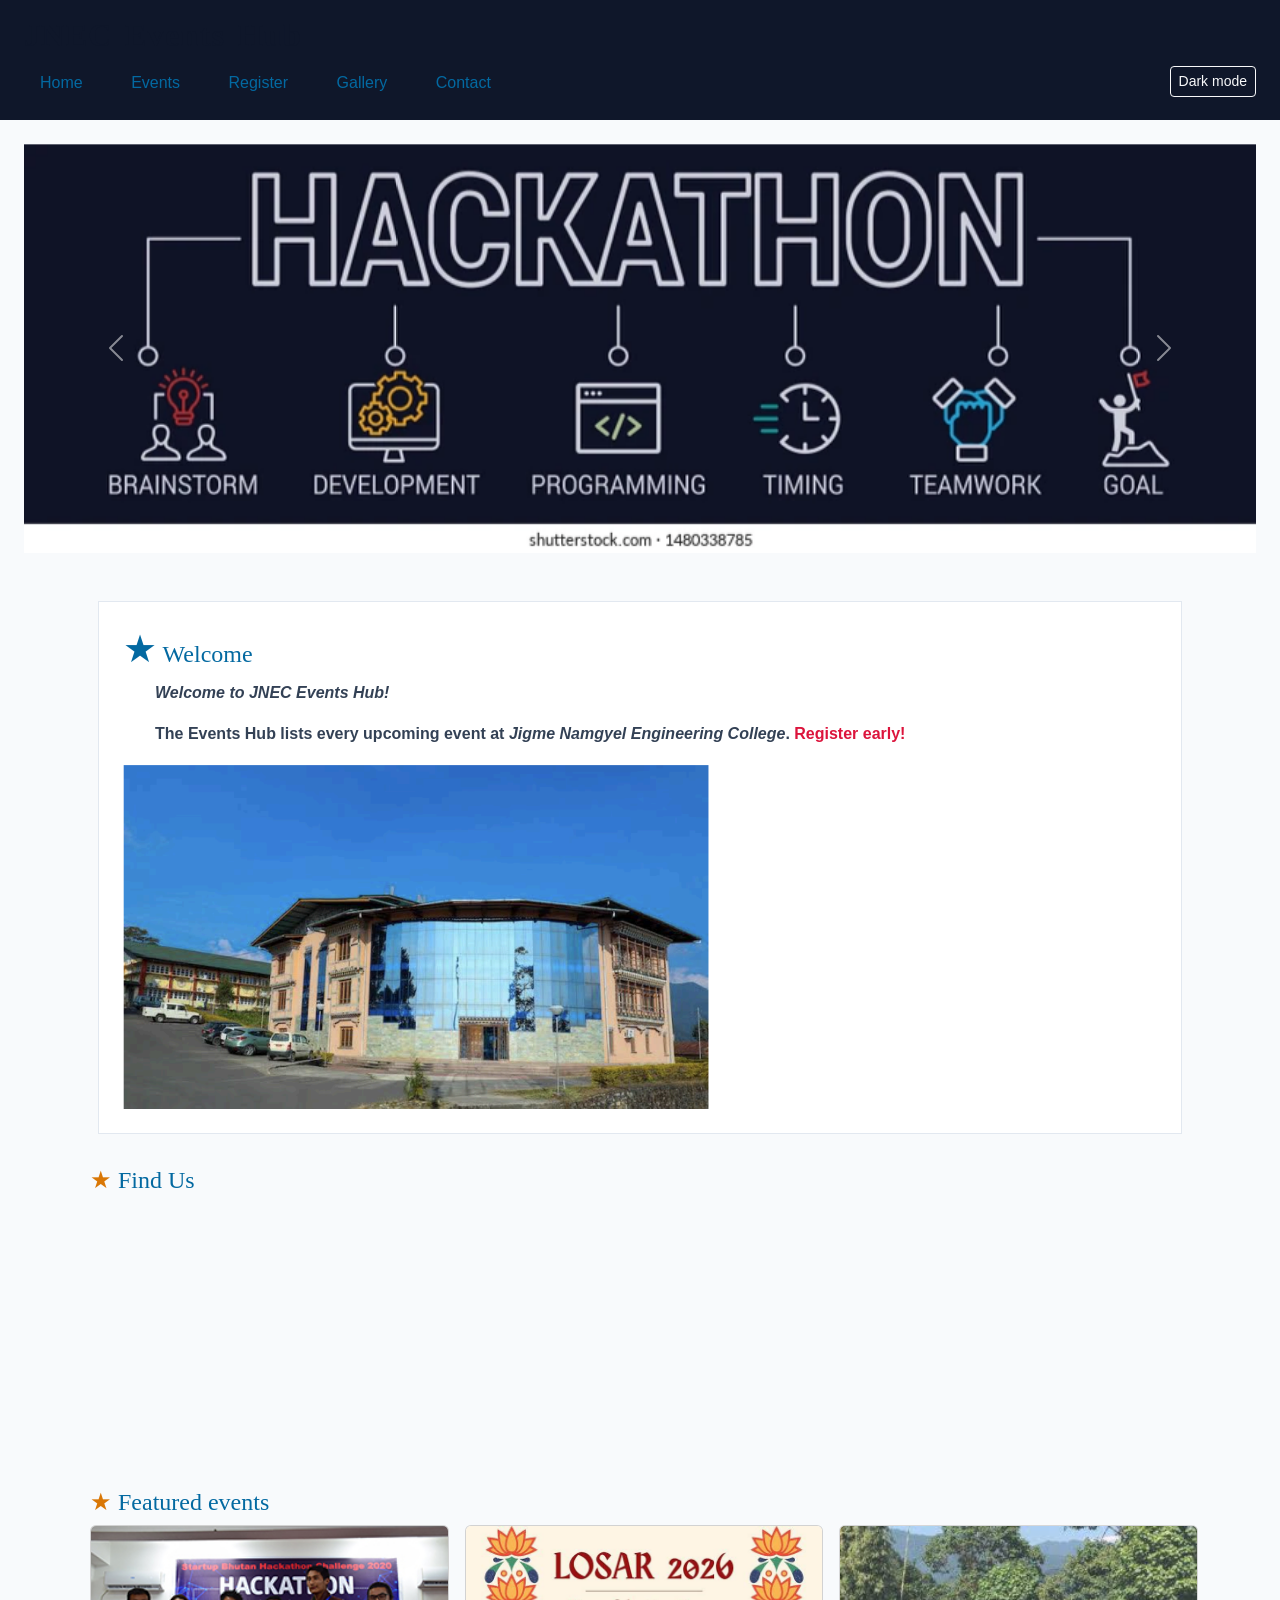
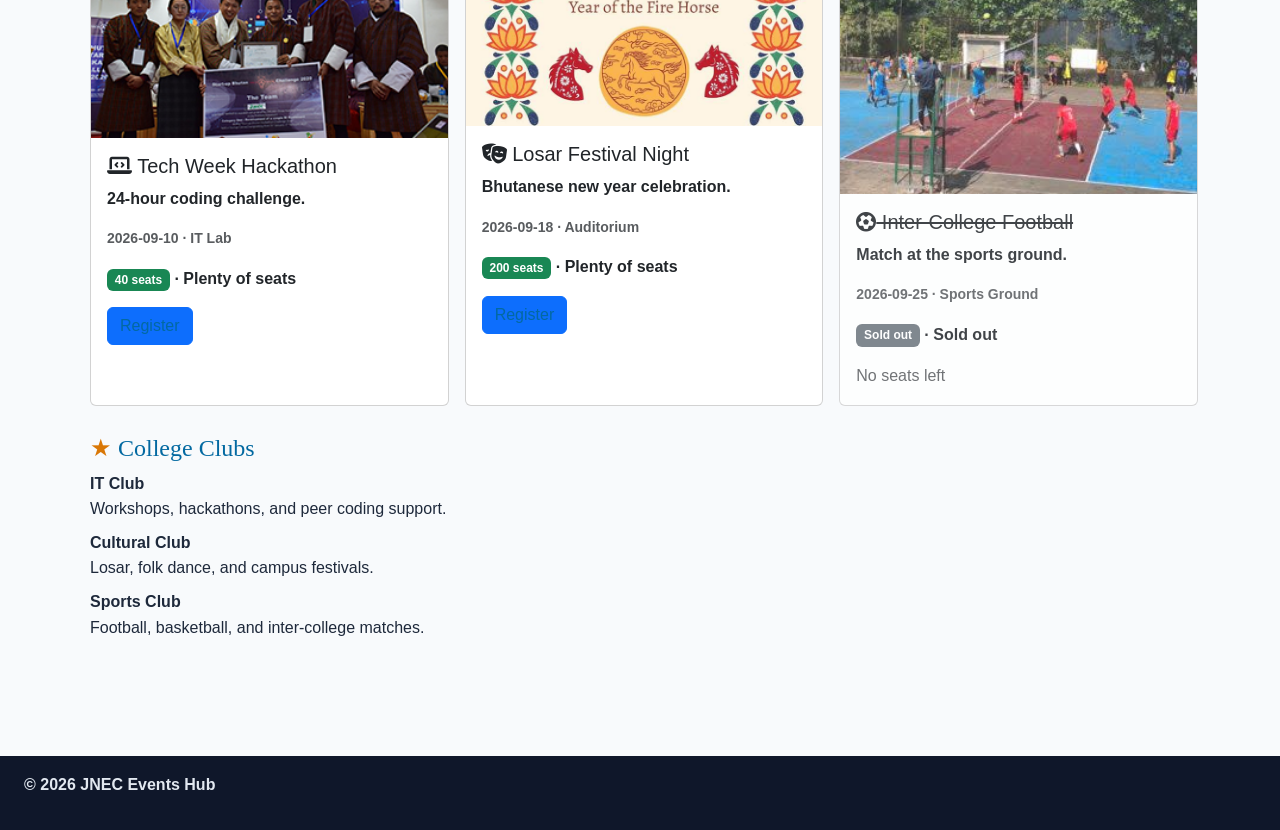
<file: index.html>
<!DOCTYPE html>
<html lang="en">
<head>
<meta charset="UTF-8">
<meta name="viewport" content="width=device-width, initial-scale=1.0">
<title>JNEC Events Hub — Home</title>
<link
href="https://cdn.jsdelivr.net/npm/bootstrap@5.3.3/dist/css/bootstrap.min.css"
rel="stylesheet">
<link rel="stylesheet"
href="https://cdnjs.cloudflare.com/ajax/libs/font-awesome/6.5.2/css/all.min.css">
<link rel="stylesheet" href="css/styles.css">
</head>
<body>
<header id="top">
<h1 class="hero-title">JNEC Events Hub</h1>
<button type="button" id="darkToggle" class="btn btn-sm btn-outline-light">Dark
mode</button>
<nav>
<a href="index.html" title="Go to home page">Home</a>
<a href="events.html">Events</a>
<a href="register.html">Register</a>
<a href="gallery.html">Gallery</a>
<a href="contact.html">Contact</a>
</nav>
</header>
<main>
<div id="eventCarousel" class="carousel slide" data-bs-ride="carousel">
<div class="carousel-inner">
<div class="carousel-item active">
<img src="media/banner1.jpg" class="d-block w-100" alt="Campus event banner
1">
</div>
<div class="carousel-item">
<img src="media/banner2.jpg" class="d-block w-100" alt="Campus event banner
2">
</div>
</div>
<button class="carousel-control-prev" type="button"
data-bs-target="#eventCarousel" data-bs-slide="prev">
<span class="carousel-control-prev-icon" aria-hidden="true"></span>
<span class="visually-hidden">Previous</span>
</button>
<button class="carousel-control-next" type="button"
data-bs-target="#eventCarousel" data-bs-slide="next">
<span class="carousel-control-next-icon" aria-hidden="true"></span>
<span class="visually-hidden">Next</span>
</button>
</div>
<div class="container py-4">
<section id="welcome" class="intro">
<h2>Welcome</h2>
<p id="welcomeMsg">Welcome.</p>
<p>The <strong>Events Hub</strong> lists every upcoming event at
<em>Jigme Namgyel Engineering College</em>.
<span class="highlight" title="Registrations close 3 days before each
event">Register early!</span></p>
<img src="media/campus.jpg" alt="JNEC campus" class="img-fluid" title="Our
campus in Dewathang">
</section>
<section id="location">
<h2>Find Us</h2>
<iframe
src="https://www.openstreetmap.org/export/embed.html?bbox=91.44,26.85,91.48,26.88"
width="400" height="250" title="Campus map"></iframe>
</section>
<section id="featured">
<h2>Featured events</h2>
<div class="row g-3" id="home-events"></div>
</section>
<section id="clubs">
<h2>College Clubs</h2>
<dl>
<dt>IT Club</dt>
<dd>Workshops, hackathons, and peer coding support.</dd>
<dt>Cultural Club</dt>
<dd>Losar, folk dance, and campus festivals.</dd>
<dt>Sports Club</dt>
<dd>Football, basketball, and inter-college matches.</dd>
</dl>
</section>
</div>
</main>
<footer>
<p>&copy; <span id="year"></span> JNEC Events Hub</p>
</footer>
<script
src="https://cdn.jsdelivr.net/npm/bootstrap@5.3.3/dist/js/bootstrap.bundle.min.js"></script>
<script src="js/main.js"></script>
</body>
</html>
</file>
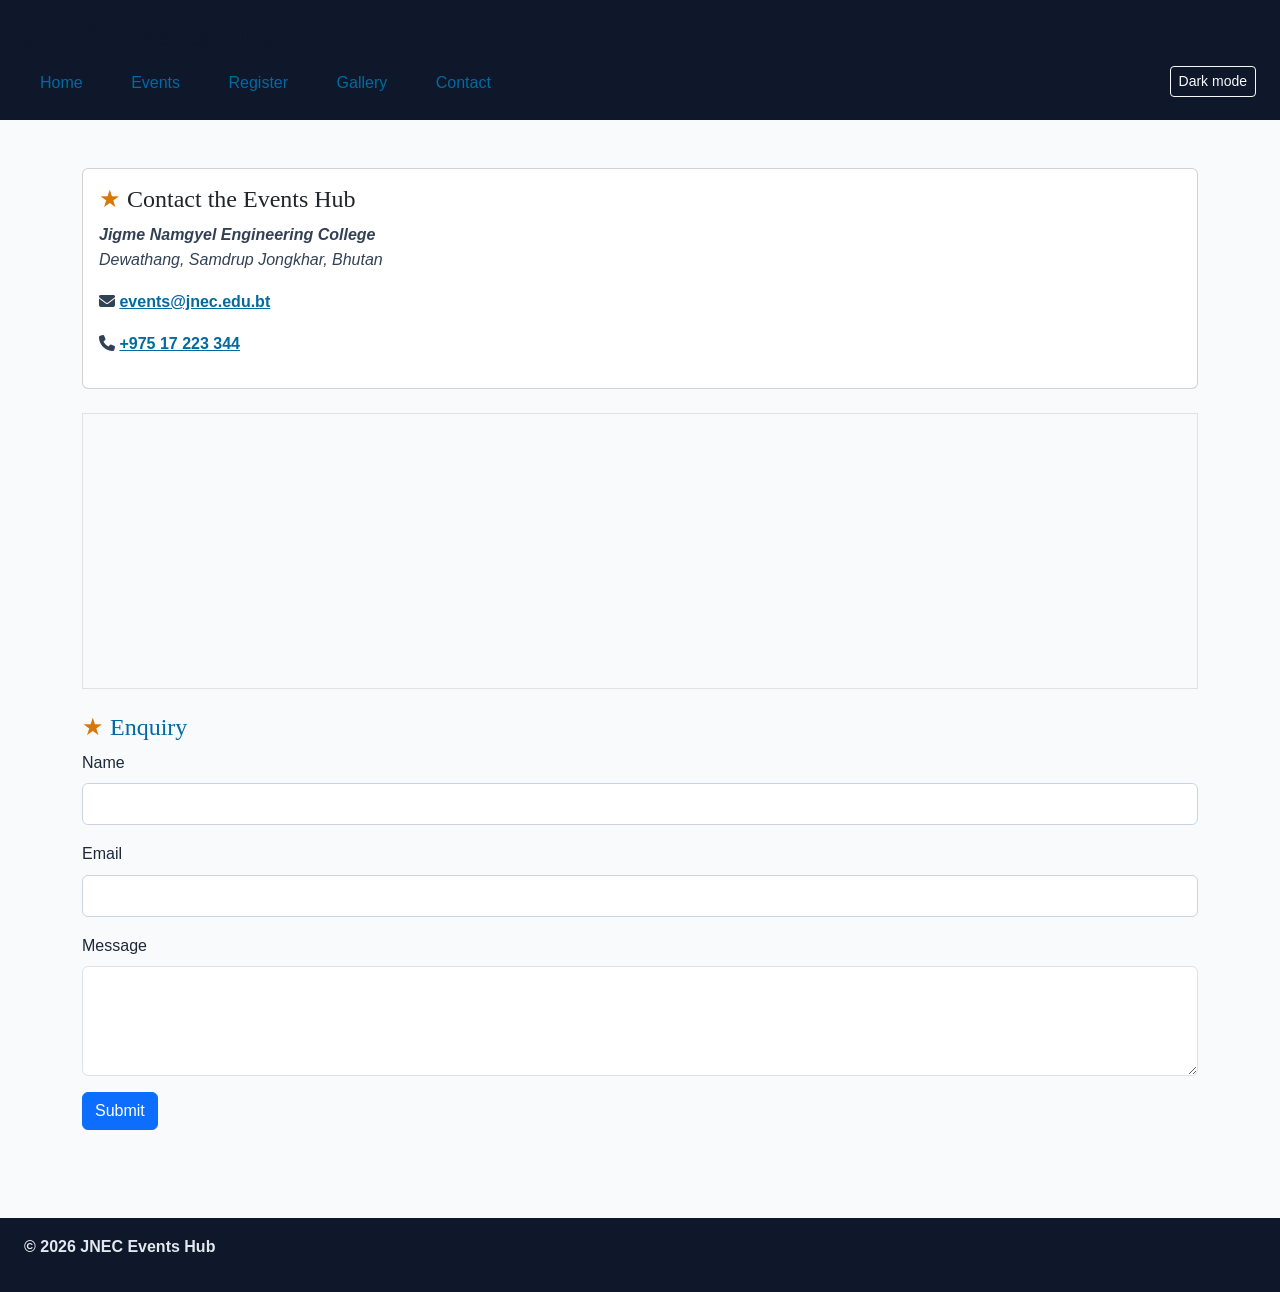
<file: contact.html>
<!DOCTYPE html>
<html lang="en">
<head>
<meta charset="UTF-8">
<meta name="viewport" content="width=device-width, initial-scale=1.0">
<title>JNEC Events Hub — Contact</title>
<link
href="https://cdn.jsdelivr.net/npm/bootstrap@5.3.3/dist/css/bootstrap.min.css"
rel="stylesheet">
<link rel="stylesheet"
href="https://cdnjs.cloudflare.com/ajax/libs/font-awesome/6.5.2/css/all.min.css">
<link rel="stylesheet" href="css/styles.css">
</head>
<body>
<header id="top">
<h1>JNEC Events Hub</h1>
<button type="button" id="darkToggle" class="btn btn-sm btn-outline-light">Dark
mode</button>
<nav>
<a href="index.html">Home</a>
<a href="events.html">Events</a>
<a href="register.html">Register</a>
<a href="gallery.html">Gallery</a>
<a href="contact.html">Contact</a>
</nav>
</header>
<main>
<div class="container py-4">
<div class="card mb-4">
<div class="card-body">
<h2 class="card-title">Contact the Events Hub</h2>
<p>Jigme Namgyel Engineering College<br>
Dewathang, Samdrup Jongkhar, Bhutan</p>
<p><i class="fa-solid fa-envelope"></i>
<a href="mailto:events@jnec.edu.bt">events@jnec.edu.bt</a></p>
<p><i class="fa-solid fa-phone"></i>
<a href="tel:+97517223344">+975 17 223 344</a></p>
</div>
</div>
<div class="border p-2 mb-4">
<iframe
src="https://www.openstreetmap.org/export/embed.html?bbox=91.44,26.85,91.48,26.88"
width="100%" height="250" title="Campus map"></iframe>
</div>
<h2>Enquiry</h2>
<form action="#" method="post" id="enquiryForm">
<div class="mb-3">
<label for="enq-name" class="form-label">Name</label>
<input type="text" class="form-control" id="enq-name" name="name">
</div>
<div class="mb-3">
<label for="enq-email" class="form-label">Email</label>
<input type="text" class="form-control" id="enq-email" name="email">
</div>
<div class="mb-3">
<label for="enq-message" class="form-label">Message</label>
<textarea class="form-control" id="enq-message" name="message"
rows="4"></textarea>
</div>
<button type="submit" class="btn btn-primary">Submit</button>
</form>
</div>
</main>
<footer>
<p>&copy; <span id="year"></span> JNEC Events Hub</p>
</footer>
<script
src="https://cdn.jsdelivr.net/npm/bootstrap@5.3.3/dist/js/bootstrap.bundle.min.js"></script>
<script src="js/main.js"></script>
</body>
</html>
</file>
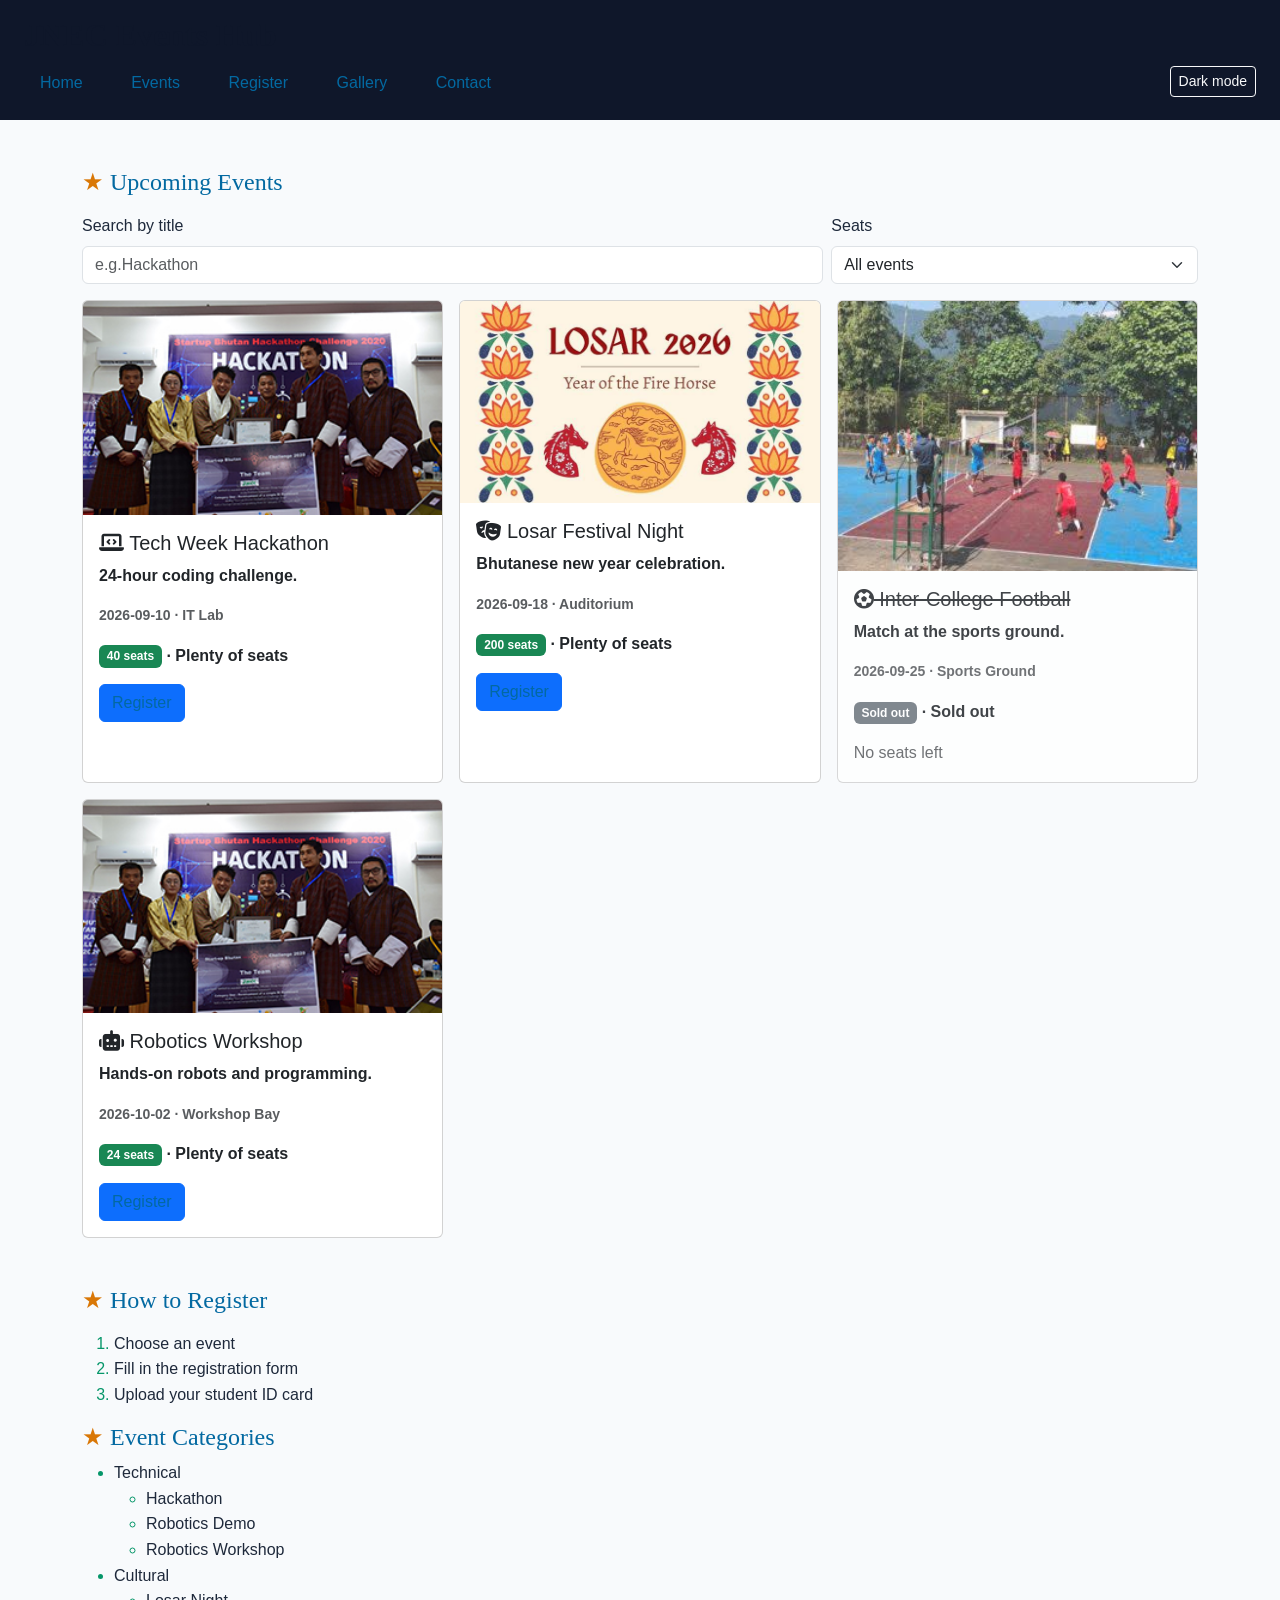
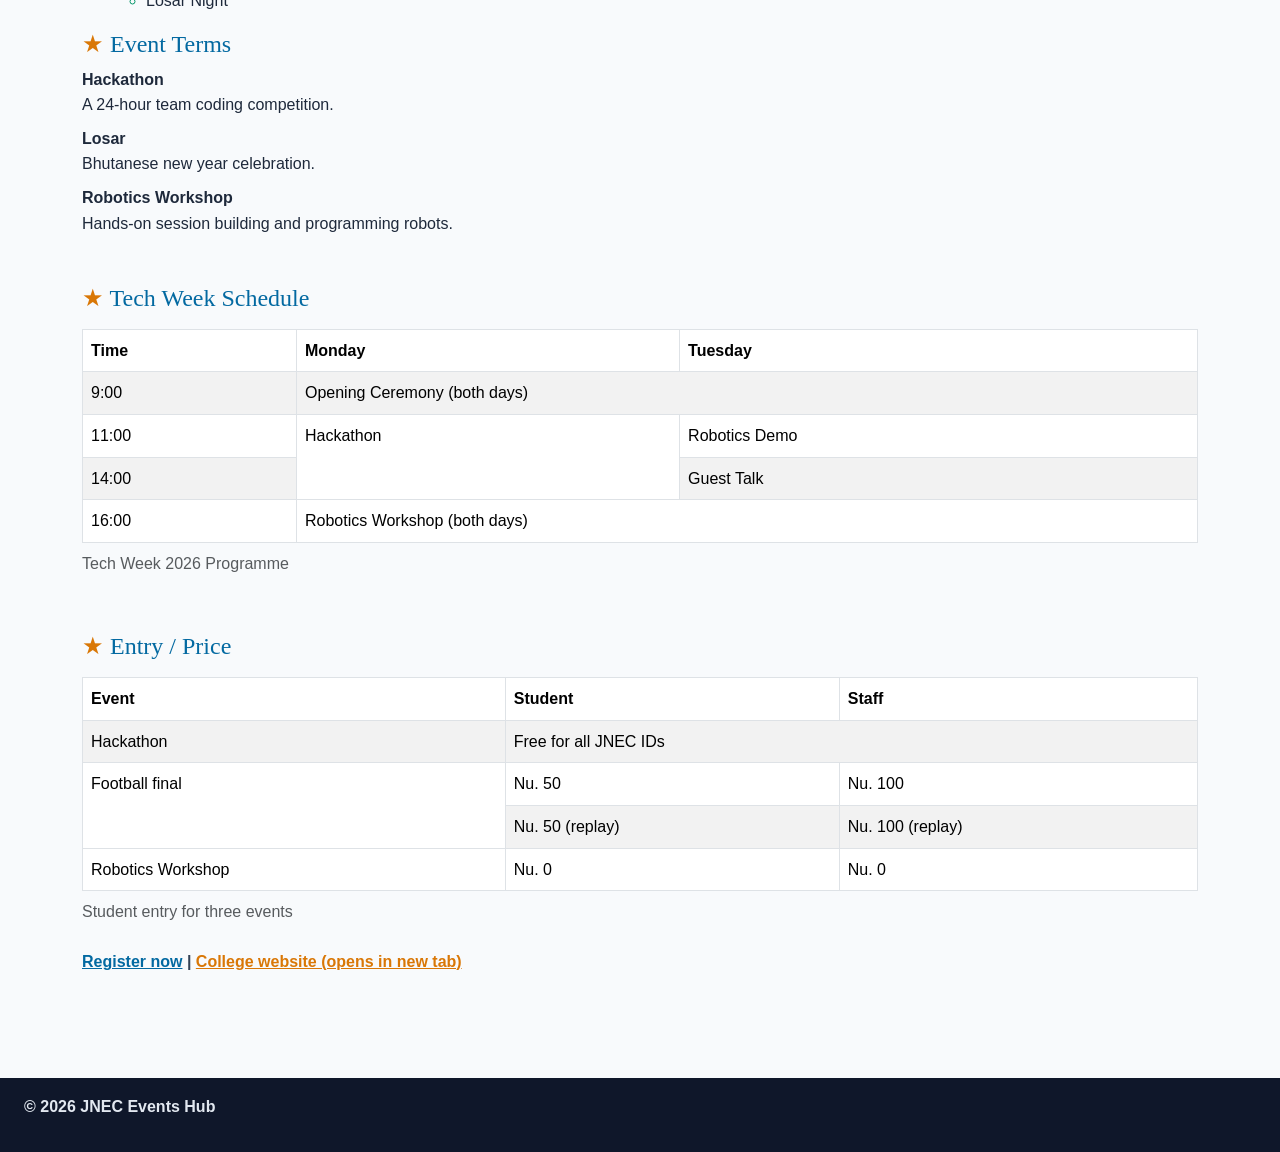
<file: events.html>
<!DOCTYPE html>
<html lang="en">
<head>
<meta charset="UTF-8">
<meta name="viewport" content="width=device-width, initial-scale=1.0">
<title>JNEC Events Hub — Events</title>
<link
href="https://cdn.jsdelivr.net/npm/bootstrap@5.3.3/dist/css/bootstrap.min.css"
rel="stylesheet">
<link rel="stylesheet"
href="https://cdnjs.cloudflare.com/ajax/libs/font-awesome/6.5.2/css/all.min.css">
<link rel="stylesheet" href="css/styles.css">
</head>
<body>
<header id="top">
<h1>JNEC Events Hub</h1>
<button type="button" id="darkToggle" class="btn btn-sm btn-outline-light">Dark
mode</button>
<nav>
<a href="index.html">Home</a>
<a href="events.html">Events</a>
<a href="register.html">Register</a>
<a href="gallery.html">Gallery</a>
<a href="contact.html">Contact</a>
</nav>
</header>
<main>
<div class="container py-4">
<h2 class="mb-3">Upcoming Events</h2>
<div class="row g-2 mb-3">
<div class="col-md-8">
<label for="search" class="form-label">Search by title</label>
<input type="search" id="search" class="form-control" placeholder="e.g.
Hackathon">
</div>
<div class="col-md-4">
<label for="seat-filter" class="form-label">Seats</label>
<select id="seat-filter" class="form-select">
<option value="all">All events</option>
<option value="open">Open seats</option>
<option value="full">Sold out</option>
</select>
</div>
</div>
<div class="row g-3" id="eventList"></div>
<h2 class="mt-5 mb-3">How to Register</h2>
<ol type="1">
<li>Choose an event</li>
<li>Fill in the registration form</li>
<li>Upload your student ID card</li>
</ol>
<h2>Event Categories</h2>
<ul>
<li>Technical
<ul>
<li>Hackathon</li>
<li>Robotics Demo</li>
<li>Robotics Workshop</li>
</ul>
</li>
<li>Cultural
<ul><li>Losar Night</li></ul>
</li>
</ul>
<h2>Event Terms</h2>
<dl>
<dt>Hackathon</dt>
<dd>A 24-hour team coding competition.</dd>
<dt>Losar</dt>
<dd>Bhutanese new year celebration.</dd>
<dt>Robotics Workshop</dt>
<dd>Hands-on session building and programming robots.</dd>
</dl>
<h2 class="mt-5 mb-3">Tech Week Schedule</h2>
<table class="table table-striped table-bordered">
<caption>Tech Week 2026 Programme</caption>
<thead>
<tr><th>Time</th><th>Monday</th><th>Tuesday</th></tr>
</thead>
<tbody>
<tr>
<td>9:00</td>
<td colspan="2">Opening Ceremony (both days)</td>
</tr>
<tr>
<td>11:00</td>
<td rowspan="2">Hackathon</td>
<td>Robotics Demo</td>
</tr>
<tr>
<td>14:00</td>
<td>Guest Talk</td>
</tr>
<tr>
<td>16:00</td>
<td colspan="2">Robotics Workshop (both days)</td>
</tr>
</tbody>
</table>
<h2 class="mt-5 mb-3">Entry / Price</h2>
<table class="table table-striped table-bordered">
<caption>Student entry for three events</caption>
<thead>
<tr><th>Event</th><th>Student</th><th>Staff</th></tr>
</thead>
<tbody>
<tr>
<td>Hackathon</td>
<td colspan="2">Free for all JNEC IDs</td>
</tr>
<tr>
<td rowspan="2">Football final</td>
<td>Nu. 50</td>
<td>Nu. 100</td>
</tr>
<tr>
<td>Nu. 50 (replay)</td>
<td>Nu. 100 (replay)</td>
</tr>
<tr>
<td>Robotics Workshop</td>
<td>Nu. 0</td>
<td>Nu. 0</td>
</tr>
</tbody>
</table>
<p><a href="register.html">Register now</a> |
<a href="https://www.jnec.edu.bt" target="_blank" rel="noopener">
College website (opens in new tab)</a></p>
</div>
</main>
<footer>
<p>&copy; <span id="year"></span> JNEC Events Hub</p>
</footer>
<script
src="https://cdn.jsdelivr.net/npm/bootstrap@5.3.3/dist/js/bootstrap.bundle.min.js"></script>
<script src="js/main.js"></script>
</body>
</html>
</file>
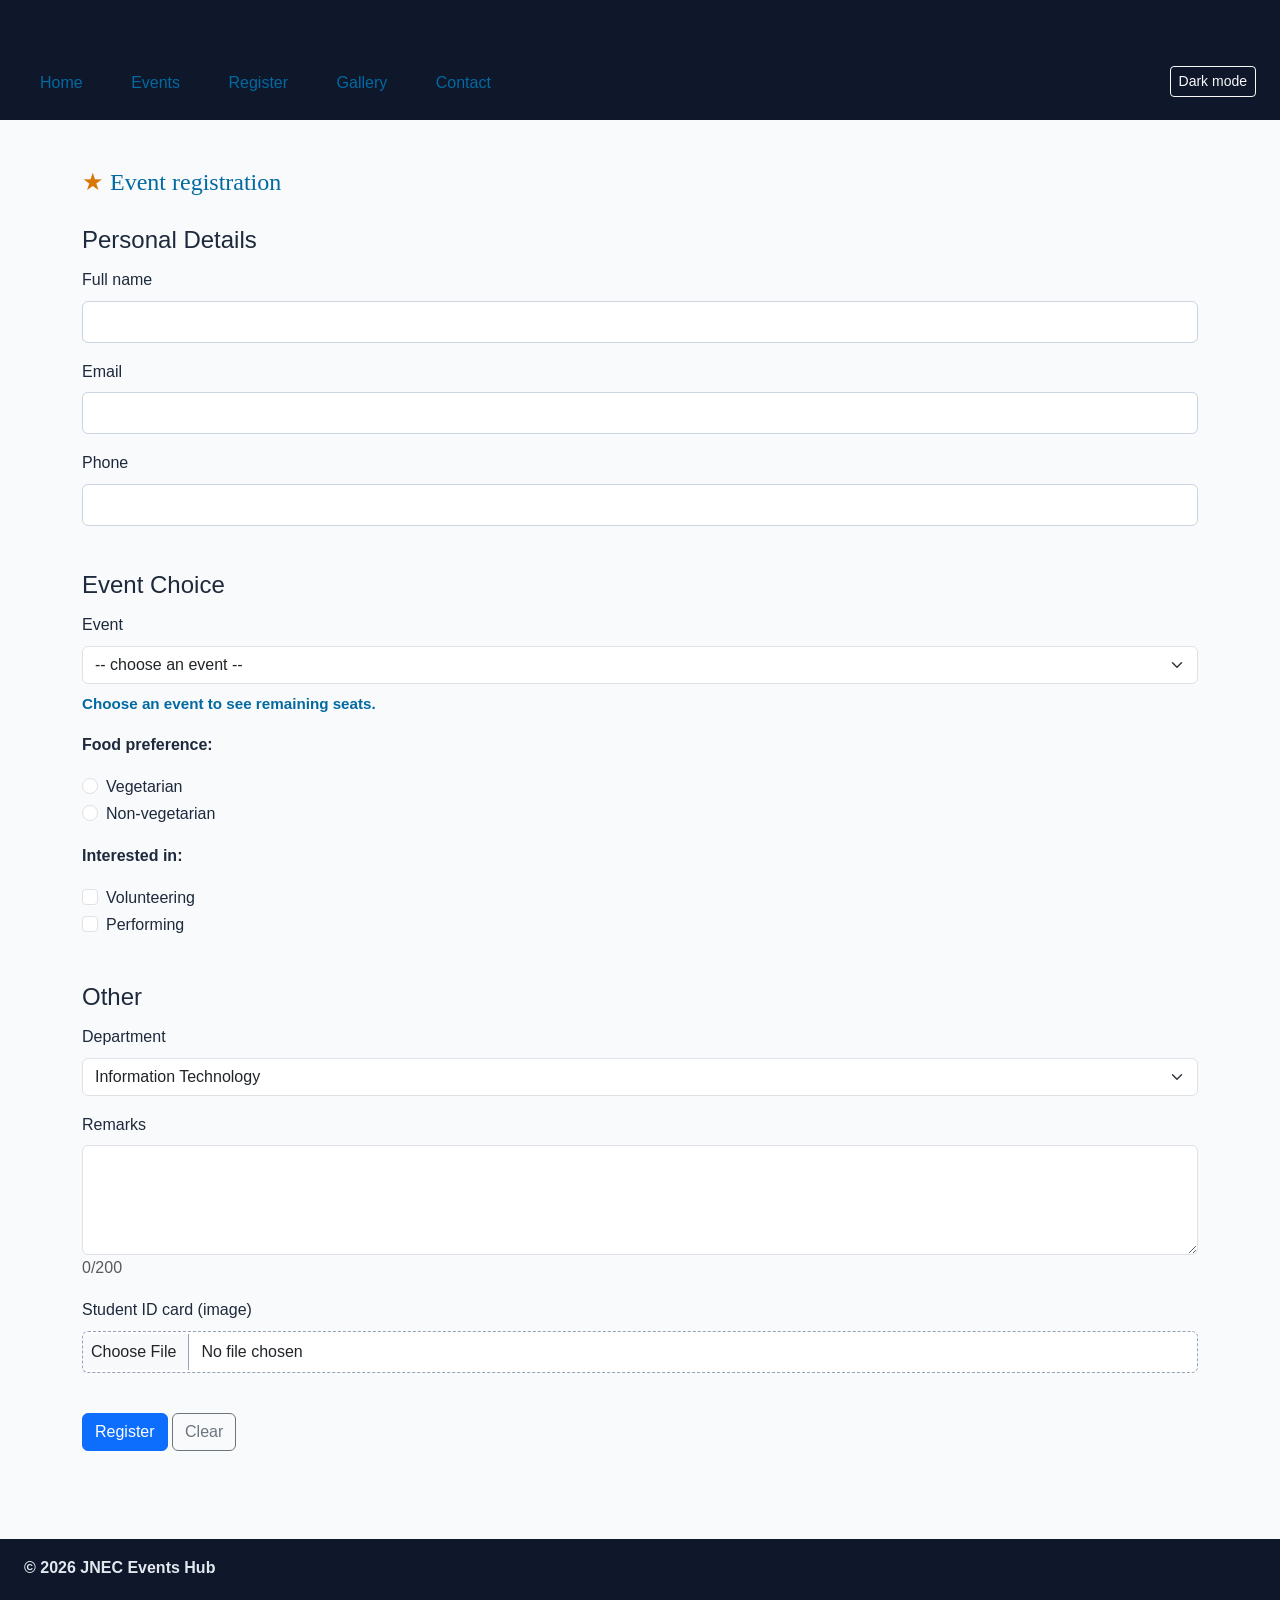
<file: register.html>
<!DOCTYPE html>
<html lang="en">
<head>
<meta charset="UTF-8">
<meta name="viewport" content="width=device-width, initial-scale=1.0">
<title>JNEC Events Hub — Register</title>
<link
href="https://cdn.jsdelivr.net/npm/bootstrap@5.3.3/dist/css/bootstrap.min.css"
rel="stylesheet">
<link rel="stylesheet"
href="https://cdnjs.cloudflare.com/ajax/libs/font-awesome/6.5.2/css/all.min.css">
<link rel="stylesheet" href="css/styles.css">
</head>
<body>
<header id="top">
<h1>JNEC Events Hub</h1>
<button type="button" id="darkToggle" class="btn btn-sm btn-outline-light">Dark
mode</button>
<nav>
<a href="index.html">Home</a>
<a href="events.html">Events</a>
<a href="register.html">Register</a>
<a href="gallery.html">Gallery</a>
<a href="contact.html">Contact</a>
</nav>
</header>
<main>
<div class="container py-4">
<h2 class="mb-4">Event registration</h2>
<form action="#" method="post" enctype="multipart/form-data" id="regForm">
<fieldset class="mb-4">
<legend>Personal Details</legend>
<div class="mb-3">
<label for="fullname" class="form-label">Full name</label>
<input type="text" class="form-control" id="fullname" name="fullname">
<span id="err-fullname" class="error"></span>
</div>
<div class="mb-3">
<label for="email" class="form-label">Email</label>
<input type="text" class="form-control" id="email" name="email">
<span id="err-email" class="error"></span>
</div>
<div class="mb-3">
<label for="phone" class="form-label">Phone</label>
<input type="text" class="form-control" id="phone" name="phone">
<span id="err-phone" class="error"></span>
</div>
</fieldset>
<fieldset class="mb-4">
<legend>Event Choice</legend>
<div class="mb-3">
<label for="event_id" class="form-label">Event</label>
<select class="form-select" id="event_id" name="event_id">
<option value="">-- choose an event --</option>
<option value="1">Tech Week Hackathon</option>
<option value="2">Losar Festival Night</option>
<option value="3">Inter-College Football</option>
<option value="4">Robotics Workshop</option>
</select>
<span id="err-event_id" class="error"></span>
<p id="seatsHint" class="seats-hint mt-2">Choose an event to see remaining
seats.</p>
</div>
<p>Food preference:</p>
<div class="form-check">
<input class="form-check-input" type="radio" id="veg" name="food"
value="veg">
<label class="form-check-label" for="veg">Vegetarian</label>
</div>
<div class="form-check mb-3">
<input class="form-check-input" type="radio" id="nonveg" name="food"
value="nonveg">
<label class="form-check-label" for="nonveg">Non-vegetarian</label>
</div>
<span id="err-food" class="error"></span>
<p>Interested in:</p>
<div class="form-check">
<input class="form-check-input" type="checkbox" id="volunteer"
name="interests" value="volunteer">
<label class="form-check-label" for="volunteer">Volunteering</label>
</div>
<div class="form-check mb-3">
<input class="form-check-input" type="checkbox" id="perform"
name="interests" value="perform">
<label class="form-check-label" for="perform">Performing</label>
</div>
<span id="err-interests" class="error"></span>
</fieldset>
<fieldset class="mb-4">
<legend>Other</legend>
<div class="mb-3">
<label for="department" class="form-label">Department</label>
<select class="form-select" id="department" name="department">
<option value="it">Information Technology</option>
<option value="civil">Civil</option>
<option value="electrical">Electrical</option>
</select>
</div>
<div class="mb-3">
<label for="remarks" class="form-label">Remarks</label>
<textarea class="form-control" id="remarks" name="remarks" rows="4"
maxlength="200"></textarea>
<span id="charCount" class="text-muted">0/200</span>
</div>
<div class="mb-3">
<label for="id_card" class="form-label">Student ID card (image)</label>
<input class="form-control" type="file" id="id_card" name="id_card">
</div>
</fieldset>
<button type="submit" class="btn btn-primary">Register</button>
<button type="reset" class="btn btn-outline-secondary">Clear</button>
</form>
</div>
</main>
<footer>
<p>&copy; <span id="year"></span> JNEC Events Hub</p>
</footer>
<script
src="https://cdn.jsdelivr.net/npm/bootstrap@5.3.3/dist/js/bootstrap.bundle.min.js"></script>
<script src="js/main.js"></script>
<script src="js/validate.js"></script>
</body>
</html>
</file>
<file: css/styles.css>
/* FILE: css/styles.css — Practical III (CSS & Bootstrap) */
body {
font-family: "Segoe UI", Arial, sans-serif;
margin: 0;
color: rgb(30, 41, 59);
background: #f8fafc;
font-size: 16px;
line-height: 1.6;
}
header {
background: #0f172a;
color: white;
padding: 16px 24px;
}
nav a {
color: #7dd3fc;
margin-right: 12px;
text-decoration: none;
display: inline-block;
padding: 8px 16px;
}
footer {
background: #0f172a;
color: #e2e8f0;
padding: 16px 24px;
margin-top: 40px;
}
main {
padding: 24px;
}
/* simple selectors */
h1 { color: #0f172a; font-weight: 700; font-size: 2rem; }
h2 { color: #0369a1; font-size: 1.5rem; text-align: left; }
.intro { background: #f8fafc; }
#welcome { padding: 24px; }
p.intro { font-size: 1.05rem; }
h1, h2, h3 { font-family: Georgia, serif; }
/* combinators */
nav a { text-decoration: none; }
main > section { margin-bottom: 24px; }
h2 + p { font-style: italic; }
h2 ~ p { color: #334155; }
/* pseudo-classes */
nav a:hover { color: #38bdf8; }
input:focus { outline: 2px solid #0369a1; }
input:checked + label { font-weight: 700; }
tr:nth-child(even) { background: #f1f5f9; }
a:link { color: #0369a1; }
a:visited { color: #7c3aed; }
a:hover { color: #0ea5e9; }
a:active { color: #b91c1c; }
/* original pseudo-class (Activity 5) */
button:hover {
opacity: 0.9;
}
/* pseudo-elements */
p::first-line { font-weight: bold; }
.intro::first-letter {
font-size: 1.6em;
color: #0369a1;
}
h2::before { content: "★ "; color: #d97706; }
li::marker { color: #059669; }
::selection { color: #7f1d1d; background: #fde68a; }
/* attribute selectors */
a[target="_blank"] { color: #d97706; }
input[type="file"] { border: 1px dashed #94a3b8; padding: 8px; }
input[type="text"] { border: 1px solid #cbd5e1; padding: 8px; }
/* original attribute selector (Activity 5) */
input[type="checkbox"] {
accent-color: #0369a1;
}
.highlight { color: crimson; }
.intro p {
text-indent: 2em;
text-align: justify;
}
.sold-out {
text-decoration: line-through;
text-decoration-color: #ef4444;
text-decoration-style: solid;
}
.hero-title {
letter-spacing: 0.04em;
word-spacing: 0.1em;
}
em { font-style: italic; }
header { background-color: #0f172a; }
.intro {
margin: 24px 16px 32px 16px;
padding: 20px;
border: 1px solid #e2e8f0;
background: white;
}
section {
margin-bottom: 28px;
padding-left: 8px;
}
.admin-only { display: none; }
.badge { display: inline; }
.event-card { display: block; }
.error { color: #b91c1c; font-size: 0.9rem; display: block; margin-top: 0.25rem; }
.sold-out-card { opacity: 0.85; }
.sold-out-card .card-title { text-decoration: line-through; }
#darkToggle {
float: right;
margin-top: 4px;
}
body.dark {
background: #0f172a;
color: #e2e8f0;
}
body.dark header,
body.dark footer {
background: #020617;
}
body.dark .card,
body.dark .intro {
background: #1e293b;
color: #e2e8f0;
border-color: #334155;
}
body.dark h1,
body.dark h2 {
color: #7dd3fc;
}
.seats-hint {
font-size: 0.95rem;
color: #0369a1;
}
img { max-width: 100%; height: auto; }
@media (max-width: 600px) {
nav a {
display: block;
margin: 4px 0;
}
body { font-size: 15px; }
}
</file>
